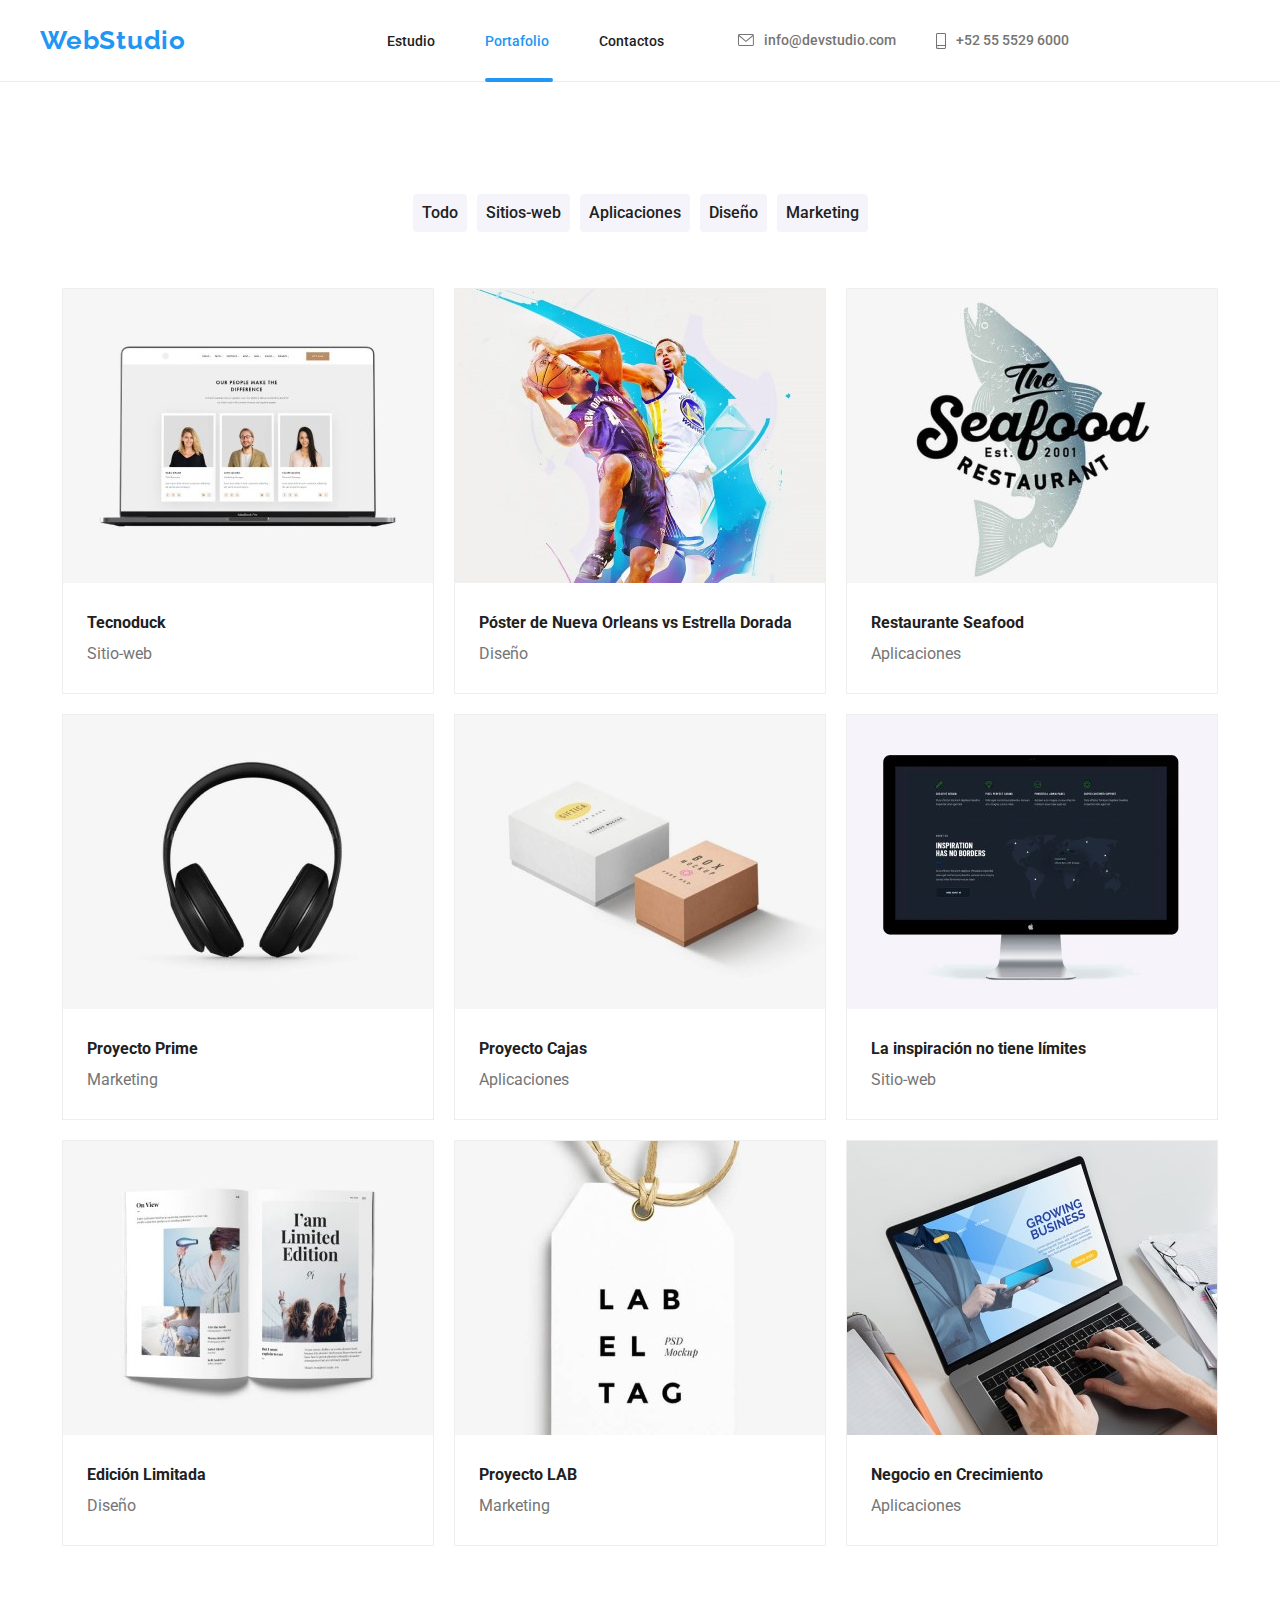
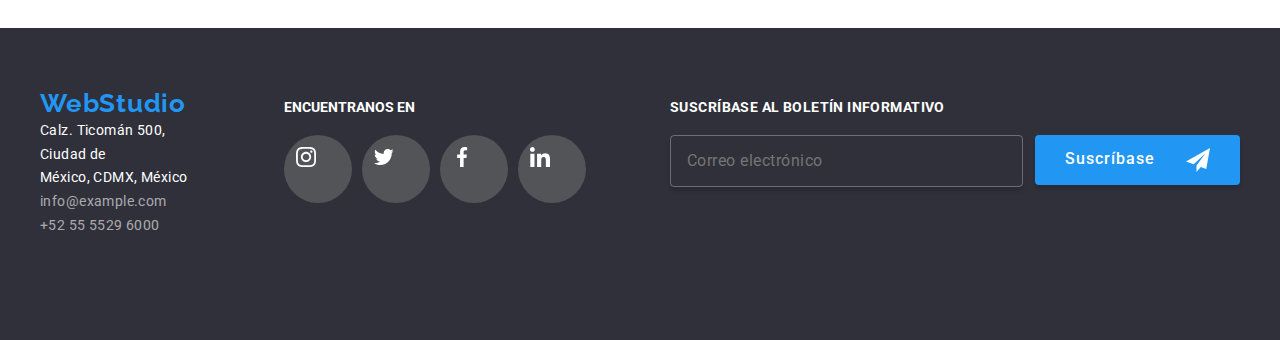
<file: portafolio.html>
<!DOCTYPE html>
<html lang="en">
<head>
    <meta charset="UTF-8">
    <meta http-equiv="X-UA-Compatible" content="IE=edge">
    <meta name="viewport" content="width=device-width, initial-scale=1.0">
    <title>WebStudio</title>
    <link rel="stylesheet" href="./css/main.min.css">
    <link rel="preconnect" href="https://fonts.googleapis.com">
    <link rel="preconnect" href="https://fonts.gstatic.com" crossorigin>
    <link href="https://fonts.googleapis.com/css2?family=Raleway:wght@700&family=Roboto:wght@400;500;700;900&display=swap" rel="stylesheet">

    <link rel="stylesheet" href="https://cdnjs.cloudflare.com/ajax/libs/modern-normalize/2.0.0/modern-normalize.css" integrity="sha512-gA2Bvu0/hw4oj0Lp8ZHjK+o3S4BE5m8d/wNVy6ktKLhHKPpWLQwv9ixzuWirWOakoJqlBdePq2NhoCaUOQ5npQ==" crossorigin="anonymous" referrerpolicy="no-referrer" />
</head>
<body>
    <header>
        <div class="container">            
            <div class="header">
                <a class="logo" href="#">WebStudio</a>
                <nav class="header__nav">                    
                    <ul class="header__options">
                        <li>
                            <a href="./index.html" class="header__link">Estudio</a>
                        </li>
                        <li>
                            <a href="./portafolio.html" class="header__link header__link--active">Portafolio</a>
                        </li>
                        <li>
                            <a href="#" class="header__link">Contactos</a>
                        </li>
                    </ul>             
                </nav>        
                <ul class="header__contact">
                    <li class="flex-list">                    
                        <a class="header__link-address" href="mailto:info@devstudio.com" target="_blank" rel="noopener noreferrer">
                            <svg class="header__icon-mail">
                            <use href="./img/icons.svg#icon-mail" ></use>
                            </svg> info@devstudio.com
                        </a>                    
                    </li>                
                    <li class="flex-list">
                        <a class="header__link-address" href="tel:+525555296000" target="_blank" rel="noopener noreferrer">
                            <svg class="header__icon-cellphone">
                            <use href="./img/icons.svg#icon-cellphone" ></use>
                            </svg> +52 55 5529 6000
                        </a>
                    </li>
                </ul>
                 <!-- Aqui va el boton para el menu despegable-->
                 <div class="menu">
                    <button
                      class="menu-toggle js-open-menu"
                      aria-expanded="false"
                      aria-controls="mobile-menu"
                    >
                      <svg
                        width="24"
                        height="24"
                        fill="currentColor"
                        viewBox="0 0 20 20"
                        xmlns="http://www.w3.org/2000/svg"
                      >
                        <path
                          fill-rule="evenodd"
                          d="M3 5a1 1 0 011-1h12a1 1 0 110 2H4a1 1 0 01-1-1zM3 10a1 1 0 011-1h12a1 1 0 110 2H4a1 1 0 01-1-1zM3 15a1 1 0 011-1h12a1 1 0 110 2H4a1 1 0 01-1-1z"
                          clip-rule="evenodd"
                        ></path>
                      </svg>
                    </button>
                    
                </div>
            </div>            
        </div>            
    </header>
    <main>
        <div class="container">
            <section>
                <ul class="main__bar">
                    <li><button type="button" class="main__button">Todo</button></li>
                    <li><button type="button" class="main__button"> Sitios-web</button></li>
                    <li><button type="button" class="main__button">Aplicaciones</button></li>
                    <li><button type="button" class="main__button">Diseño</button></li>
                    <li><button type="button" class="main__button">Marketing</button></li>
                </ul> 
            </section>
            <section>
                <ul class="briefcase">
                    <li class="card">
                        <img src="./img/portafolio/01.jpg" alt="" width= 370 height= 294>
                        <div class="card__hover">                            
                            <p class="card__text">Tecnoduck es una plataforma de distribución de coronavirus de última generación. Las compañías usan esta plataforma para el espionaje digital y los ataques a los servidores seguros de la competencia.</p>
                        </div>
                        <div class="card__title">
                            <h3 class="card__h3">Tecnoduck</h3>
                            <p class="card__p">Sitio-web</p>
                        </div>                        
                    </li>
                    <li class="card">
                        <img src="./img/portafolio/02.jpg" alt="" width= 370 height= 294>
                        <div class="card__hover">                            
                            <p class="card__text">Lorem, ipsum dolor sit amet consectetur adipisicing elit. Nulla, labore ea at quis eos ipsam hic excepturi, mollitia corporis earum beatae sequi ad ullam non, perferendis iste saepe consequatur eum.</p>
                        </div>
                        <div class="card__title">
                            <h3 class="card__h3">Póster de Nueva Orleans vs Estrella Dorada</h3>
                            <p class="card__p">Diseño</p>
                        </div>
                    </li>
                    <li class="card">
                        <img src="./img/portafolio/03.jpg" alt="" width= 370 height= 294>
                        <div class="card__hover">                            
                            <p class="card__text">Lorem, ipsum dolor sit amet consectetur adipisicing elit. Nulla, labore ea at quis eos ipsam hic excepturi, mollitia corporis earum beatae sequi ad ullam non, perferendis iste saepe consequatur eum.</p>
                        </div>
                        <div class="card__title">
                            <h3 class="card__h3">Restaurante Seafood</h3>
                            <p class="card__p">Aplicaciones</p>
                        </div>
                    </li>
                    <li class="card">
                        <img src="./img/portafolio/04.jpg" alt="" width= 370 height= 294>
                        <div class="card__hover">                            
                            <p class="card__text">Lorem, ipsum dolor sit amet consectetur adipisicing elit. Nulla, labore ea at quis eos ipsam hic excepturi, mollitia corporis earum beatae sequi ad ullam non, perferendis iste saepe consequatur eum.</p>
                        </div>
                        <div class="card__title">
                            <h3 class="card__h3">Proyecto Prime</h3>
                            <p class="card__p">Marketing</p>
                        </div>
                    </li>
                    <li class="card">
                        <img src="./img/portafolio/05.jpg" alt="" width= 370 height= 294>
                        <div class="card__hover">                            
                            <p class="card__text">Lorem, ipsum dolor sit amet consectetur adipisicing elit. Nulla, labore ea at quis eos ipsam hic excepturi, mollitia corporis earum beatae sequi ad ullam non, perferendis iste saepe consequatur eum.</p>
                        </div>
                        <div class="card__title">
                            <h3 class="card__h3">Proyecto Cajas</h3>
                            <p class="card__p">Aplicaciones</p>
                        </div>
                    </li>
                    <li class="card">
                        <img src="./img/portafolio/06.jpg" alt="" width= 370 height= 294>
                        <div class="card__hover">                            
                            <p class="card__text">Lorem, ipsum dolor sit amet consectetur adipisicing elit. Nulla, labore ea at quis eos ipsam hic excepturi, mollitia corporis earum beatae sequi ad ullam non, perferendis iste saepe consequatur eum.</p>
                        </div>
                        <div class="card__title">
                            <h3 class="card__h3">La inspiración no tiene límites</h3>
                            <p class="card__p">Sitio-web</p>
                        </div>
                    </li>
                    <li class="card">
                        <img src="./img/portafolio/07.jpg" alt="" width= 370 height= 294>
                        <div class="card__hover">                            
                            <p class="card__text">Lorem, ipsum dolor sit amet consectetur adipisicing elit. Nulla, labore ea at quis eos ipsam hic excepturi, mollitia corporis earum beatae sequi ad ullam non, perferendis iste saepe consequatur eum.</p>
                        </div>
                        <div class="card__title">
                            <h3 class="card__h3">Edición Limitada</h3>
                            <p class="card__p">Diseño</p>
                        </div>
                    </li>
                    <li class="card">
                        <img src="./img/portafolio/08.jpg" alt="" width= 370 height= 294>
                        <div class="card__hover">                            
                            <p class="card__text">Lorem, ipsum dolor sit amet consectetur adipisicing elit. Nulla, labore ea at quis eos ipsam hic excepturi, mollitia corporis earum beatae sequi ad ullam non, perferendis iste saepe consequatur eum.</p>
                        </div>
                        <div class="card__title">
                            <h3 class="card__h3">Proyecto LAB</h3>
                            <p class="card__p">Marketing</p>
                        </div>
                    </li>
                    <li class="card">
                        <img src="./img/portafolio/09.jpg" alt="" width= 370 height= 294>
                        <div class="card__hover">                            
                            <p class="card__text">Lorem, ipsum dolor sit amet consectetur adipisicing elit. Nulla, labore ea at quis eos ipsam hic excepturi, mollitia corporis earum beatae sequi ad ullam non, perferendis iste saepe consequatur eum.</p>
                        </div>
                        <div class="card__title">
                            <h3 class="card__h3">Negocio en Crecimiento</h3>
                            <p class="card__p">Aplicaciones</p>
                        </div>
                    </li>                
                </ul>                    
            </section>
        </div>       
    </main>
    <footer>
        <div class="container">
            <div class="footer">
                <div>
                    <a class="logo" href="#">WebStudio</a> 
                    <address>
                        <ul class="footer__address">
                            <li><a class="footer__map" href="enlace google map" target="_blank" rel="noopener noreferrer">Calz. Ticomán 500, Ciudad de <br>México, CDMX, México</li>                
                            <li><a class="footer__link" href="mailto:info@example.com"target="_blank" rel="noopener noreferrer">info@example.com</a></li>
                            <li><a class="footer__link" href="tel:+525555296000" target="_blank" rel="noopener noreferrer">+52 55 5529 6000</a></li>   
                        </ul>
                    </address> 
                </div>            
                <div class="footer__find-us">
                    <h2 class="footer__h2">ENCUENTRANOS EN</h2>
                    <div class="footer__order">
                        <div class="social-icon social-icon--footer">
                            <svg class="social-icon__svg social-icon__svg--footer">
                                <use href="./img/icons.svg#icon-instagram" ></use>
                            </svg>
                        </div>
                        <div class="social-icon social-icon--footer">
                            <svg class="social-icon__svg social-icon__svg--footer">
                                <use href="./img/icons.svg#icon-twitter" ></use>
                            </svg>
                        </div>
                        <div class="social-icon social-icon--footer">
                            <svg class="social-icon__svg social-icon__svg--footer">
                                <use href="./img/icons.svg#icon-facebook" ></use>
                            </svg>
                        </div>
                        <div class="social-icon social-icon--footer">
                            <svg class="social-icon__svg social-icon__svg--footer">
                                <use href="./img/icons.svg#icon-linkedin" ></use>
                            </svg>
                        </div>
                    </div>
                </div>
                <form action="" class="subs">
                    <p class="subs__p">Suscríbase al boletín informativo</p>
                    <div class="subs__form">
                      
                        <input class="subs__email" placeholder="Correo electrónico" type="email">
                     
                      <button class="button button--flex">Suscríbase
                        <span>
                          <svg class="subs__svg" width="24" height="24">
                            <use href="./img/icons.svg#icon-send"></use>
                          </svg>
                        </span>
                      </button>
                    </div>                    
                </form>              
            </div>
        </div>
    </footer> 
    <!-- Aqui estara el modal mobile -->
    <div class="menu-container js-menu-container" id="mobile-menu">
        <button class="menu-toggle js-close-menu">
          <svg
            fill="currentColor"
            viewBox="0 0 20 20"
            xmlns="http://www.w3.org/2000/svg"
            width="24"
            height="24"
          >
            <path
              fill-rule="evenodd"
              d="M4.293 4.293a1 1 0 011.414 0L10 8.586l4.293-4.293a1 1 0 111.414 1.414L11.414 10l4.293 4.293a1 1 0 01-1.414 1.414L10 11.414l-4.293 4.293a1 1 0 01-1.414-1.414L8.586 10 4.293 5.707a1 1 0 010-1.414z"
              clip-rule="evenodd"
            ></path>
          </svg>
        </button>
        <!-- Aqui se crea el menu del modal -->
        <div class="mobile">

            <nav class="mobile__nav">                    
                <ul class="mobile__options mobile-menu">
                    <li>
                        <a href="./index.html" class="mobile__link mobile__link--active">Estudio</a>
                    </li>
                    <li>
                        <a href="./portafolio.html" class="mobile__link">Portafolio</a>
                    </li>
                    <li>
                        <a href="#" class="mobile__link">Contactos</a>
                    </li>
                </ul>             
            </nav>        
            <ul class="mobile__contact">
                <li class="flex-list">                    
                    <a class="mobile__link-address" href="mailto:info@devstudio.com" target="_blank" rel="noopener noreferrer">
                        <svg class="mobile__icon-mail">
                        <use href="./img/icons.svg#icon-mail" ></use>
                        </svg> info@devstudio.com
                    </a>                    
                </li>                
                <li class="flex-list">
                    <a class="mobile__link-address" href="tel:+525555296000" target="_blank" rel="noopener noreferrer">
                        <svg class="mobile__icon-cellphone">
                        <use href="./img/icons.svg#icon-cellphone" ></use>
                        </svg> +52 55 5529 6000
                    </a>
                </li>
            </ul>
        </div>
        <!-- Finaliza el menu del modal -->
        <!-- <ul class="mobile-menu">
          <li><a href="" class="link">About</a></li>
          <li><a href="" class="link">Products</a></li>
          <li><a href="" class="link">Contacts</a></li>
          <li><a href="" class="link">Career</a></li>
        </ul> -->
      </div>   
    </div>  
    <script src="./mobile-menu.js"></script> 
</body>
</html>
</file>
<file: css/main.min.css>
* {
  list-style: none;
  margin: 0;
  padding: 0;
}

body {
  font-family: "Roboto", Arial, Helvetica, sans-serif;
  color: #212121;
  font-style: normal;
}

header {
  border-bottom: 1px solid #ececec;
}

footer {
  background-color: #2f303a;
}

.flex-list {
  display: flex;
  justify-content: space-between;
}

h2 {
  font-family: "Roboto";
  font-style: normal;
  font-weight: 700;
  font-size: 36px;
  line-height: 1.2;
  text-align: center;
  margin-bottom: 50px;
}

.container {
  max-width: 1200px;
  margin-left: auto;
  margin-right: auto;
}

.container-content {
  max-width: 1600px;
  margin-left: auto;
  margin-right: auto;
}

.button {
  font-family: "Roboto";
  font-weight: 500;
  font-size: 16px;
  height: 50px;
  width: 205px;
  line-height: 1.9;
  color: #ffffff;
  background-color: #2196F3;
  cursor: pointer;
  letter-spacing: 0.06em;
  box-shadow: 0px 4px 4px rgba(0, 0, 0, 0.15);
  border-radius: 4px;
  border: none;
}

.backdrop {
  position: fixed;
  top: 0;
  right: 0;
  width: 100%;
  height: 100%;
  background-color: rgba(17, 17, 17, 0.7411764706);
  display: flex;
  transition: opacity 300ms ease, visibility 300ms ease;
  opacity: 100%;
  pointer-events: auto;
}
.backdrop.is-hidden {
  visibility: hidden;
  opacity: 0;
  pointer-events: none;
}
.backdrop__name, .backdrop__tel, .backdrop__mail {
  position: absolute;
  width: 12px;
  height: 12px;
  left: 0;
  top: 11px;
  margin: 13px;
}
.backdrop__text {
  width: 100%;
  padding: 12px 45px;
  margin: 8px 0;
  box-sizing: border-box;
  border-radius: 5px;
  outline: none;
  border: 1px solid rgba(33, 33, 33, 0.2);
}
.backdrop__text:is(:hover, :focus) {
  border-color: #2196F3;
}
.backdrop__modal {
  width: 528px;
  height: 581px;
  background-color: #ffffff;
  margin: auto;
  border-radius: 6px;
  position: relative;
  box-shadow: 0px 2px 1px 0px rgba(0, 0, 0, 0.2), 0px 1px 1px 0px rgba(0, 0, 0, 0.14), 0px 1px 3px 0px rgba(0, 0, 0, 0.12);
}
.backdrop__close {
  position: absolute;
  right: 0;
  margin: 8px 8px 0 0;
  cursor: pointer;
  border-radius: 50%;
  background-color: #ffffff;
  border-color: rgba(0, 0, 0, 0.1019607843);
  width: 30px;
  height: 30px;
}
.backdrop__icon-close {
  width: 11px;
  height: 11px;
}
.backdrop:is(:hover, :focus) .backdrop__icon-close {
  fill: #2196F3;
}

.button--center {
  text-align: center;
}

@media screen and (min-width: 481px) and (max-width: 768px) {
  .backdrop__modal {
    width: 56vw;
  }
  .backdrop__text {
    padding: 6px 45px;
  }
  .backdrop__name, .backdrop__mail, .backdrop__tel {
    top: 5px;
  }
}
@media screen and (min-width: 0px) and (max-width: 480px) {
  .backdrop__modal {
    width: 90vw;
  }
  .backdrop__text {
    padding: 6px 45px;
  }
  .backdrop__name, .backdrop__mail, .backdrop__tel {
    top: 5px;
  }
  .backdrop__form-container {
    padding: 1% 2%;
  }
}
.menu-toggle {
  min-height: 40px;
  min-width: 40px;
  display: flex;
  align-items: center;
  justify-content: center;
  margin: 0;
  padding: 0;
  background-color: transparent;
  cursor: pointer;
  border: none;
  border-radius: 50%;
  outline: none;
}

.menu-toggle:hover,
.menu-toggle:focus {
  background-color: rgba(0, 0, 0, 0.1);
}

.menu-container {
  position: fixed;
  top: 0;
  left: 0;
  width: 100vw;
  height: 100vh;
  padding: 13% 8%;
  background-color: #ffffff;
  z-index: 999;
  transform: translateX(110%);
  transition: transform 250ms ease-in-out;
}

.menu-container.is-open {
  transform: translateX(0);
}

.menu-container .menu-toggle {
  position: absolute;
  top: 16px;
  right: 16px;
  color: #fff;
}

@media (min-width: 481px) {
  .menu-container,
  .menu-toggle {
    display: none;
  }
}
@media screen and (min-width: 0px) and (max-width: 480px) {
  .mobile {
    display: flex;
    flex-direction: column;
    gap: 150px;
  }
  .mobile__options {
    display: flex;
    flex-direction: column;
    gap: 26px;
  }
  .mobile__contact {
    display: flex;
    flex-direction: column;
    gap: 22px;
  }
  .mobile__link-address1 {
    font-family: "Roboto";
    font-weight: 500;
    font-size: 34px;
    line-height: 1.1;
    color: #2196F3;
    text-decoration: none;
  }
  .mobile__link-address2 {
    font-family: "Roboto";
    font-weight: 500;
    font-size: 24px;
    line-height: 1.1;
    color: #757575;
    text-decoration: none;
  }
  .mobile__link {
    font-family: "Roboto";
    font-weight: 500;
    font-size: 40px;
    line-height: 1.1;
    color: #212121;
    text-decoration: none;
    position: relative;
    transition: color 0.3s ease;
  }
  .mobile__link:is(:hover, :focus) {
    color: #2196F3;
  }
  .mobile__link--active {
    color: #2196F3;
  }
  .mobile__contact .mobile__link-address:is(:hover, :focus) {
    color: #2196F3;
  }
  .social__bar {
    display: flex;
    gap: 10px;
    margin-top: 70px;
  }
  .social .social__a {
    font-family: "Roboto";
    font-weight: 500;
    font-size: 18px;
    color: #2196F3;
    cursor: pointer;
    padding-right: 8px;
    border-radius: 4px;
    border: none;
    text-decoration: none;
    position: relative;
  }
  .social .social__a::after {
    content: "";
    position: absolute;
    height: 100%;
    width: 1px;
    background-color: #AFB1B8;
    top: 0;
    right: -2px;
  }
  .social .social__a--after::after {
    opacity: 0;
  }
}
.visually-hidden {
  position: absolute !important;
  clip: rect(1px 1px 1px 1px);
  padding: 0 !important;
  border: 0 !important;
  height: 0px !important;
  width: 0px !important;
  overflow: hidden;
}

.checkbox {
  display: flex;
}
.checkbox__label {
  display: flex;
  align-items: center;
  font-weight: normal;
  font-size: 14px;
  line-height: 1.71;
  letter-spacing: 0.03em;
  color: #757575;
}
.checkbox__label::before {
  content: "";
  display: flex;
  justify-content: center;
  align-items: center;
  width: 20px;
  height: 15px;
  border: 1px solid #212121;
  border-radius: 2px;
  cursor: pointer;
  margin-right: 9px;
  margin-bottom: 20px;
}
.checkbox__input:checked + .checkbox__label::before {
  content: url(../img/iconcheck.svg);
  border-color: #2196F3;
  background-color: #2196F3;
}

.visually-hidden {
  position: absolute !important;
  clip: rect(1px 1px 1px 1px);
  padding: 0 !important;
  border: 0 !important;
  height: 0px !important;
  width: 0px !important;
  overflow: hidden;
}

.backdrop__form-container {
  padding: 40px;
}

.backdrop__h2 {
  font-size: 20px;
  margin-bottom: 12px;
}

.backdrop__label {
  color: #757575;
  font-size: 14px;
}

.backdrop__form {
  position: relative;
}
.backdrop__form:is(:hover, :focus-within) .backdrop__icon-hover {
  fill: #2196F3;
  outline: none;
}

.backdrop__textarea {
  width: 100%;
  padding: 12px 45px;
  margin: 8px 0;
  box-sizing: border-box;
  border-radius: 5px;
  outline: none;
  border: 1px solid rgba(33, 33, 33, 0.2);
}
.backdrop__textarea:is(:hover, :focus) {
  border-color: #2196F3;
}

.backdrop__textarea {
  color: #757575 50%;
  font-size: 12px;
  height: 120px;
  padding: 12px 16px;
}

.backdrop__tel {
  width: 13px;
  height: 13px;
}

.backdrop__mail {
  width: 15px;
  height: 15px;
}

@media screen and (min-width: 0px) and (max-width: 480px) {
  .backdrop__form-container {
    padding: 5% 7%;
  }
}
.logo {
  height: 31px;
  font-family: "Raleway";
  font-weight: 700;
  font-size: 26px;
  line-height: 1.2;
  color: #2196F3;
  text-decoration: none;
  letter-spacing: 0.03em;
}

.social-icon {
  width: 44px;
  height: 44px;
  padding: 12px;
  border-radius: 100%;
  background-color: #ffffff;
}
.social-icon__svg {
  width: 20px;
  height: 20px;
  fill: #AFB1B8;
}
.social-icon:hover {
  background-color: #2196F3;
}
.social-icon:hover .social-icon__svg {
  fill: #ffffff;
}
.social-icon--footer {
  background-color: #535458;
}
.social-icon__svg--footer {
  fill: #ffffff;
}

.subs__p {
  color: #FFF;
  font-family: Roboto;
  font-size: 14px;
  font-style: normal;
  font-weight: 700;
  line-height: normal;
  letter-spacing: 0.42px;
  text-transform: uppercase;
}

.subs__form {
  display: flex;
  gap: 12px;
  margin-top: 20px;
}

.subs__email {
  color: rgba(255, 255, 255, 0.6);
  font-family: Roboto;
  font-size: 16px;
  font-style: normal;
  font-weight: 400;
  line-height: 20px; /* 125% */
  letter-spacing: 0.48px;
  outline: none;
  width: 335px;
  height: 50px;
  padding-left: 16px;
  border-radius: 4px;
  border: 1px solid rgba(255, 255, 255, 0.3);
  background: rgba(33, 150, 243, 0);
  box-shadow: 0px 4px 4px 0px rgba(0, 0, 0, 0.15);
}
.subs__email:is(:hover, :focus) {
  border-color: #2196F3;
}

.button--flex {
  display: flex;
  justify-content: space-evenly;
  align-items: center;
}

.subs__svg {
  display: flex;
}

.header {
  display: flex;
  align-items: center;
  justify-content: space-between;
  padding: 25px 0;
}
.header__nav {
  display: flex;
  align-items: center;
  justify-content: space-between;
  margin-left: 8%;
}
.header__options, .header__contact {
  display: flex;
  align-items: center;
  justify-content: space-between;
  margin-right: 8%;
  position: relative;
}
.header__link-address {
  display: flex;
  align-items: center;
  font-family: "Roboto";
  font-weight: 500;
  font-size: 14px;
  line-height: 1.1;
  color: #757575;
  text-decoration: none;
  margin: 0px 20px;
  gap: 10px;
}
.header__link {
  font-family: "Roboto";
  font-weight: 500;
  font-size: 14px;
  line-height: 1.1;
  color: #212121;
  text-decoration: none;
  margin-left: 50px;
  position: relative;
  transition: color 0.3s ease;
}
.header__link:is(:hover, :focus) {
  color: #2196F3;
}
.header__link::after {
  position: absolute;
  border-radius: 10px;
  content: "";
  left: 0;
  bottom: -33px;
  width: 100%;
  border: 2px solid #2196F3;
  opacity: 0;
  transition: opacity 400ms cubic-bezier(0.4, 0, 0.2, 1);
}
.header__link:hover::after {
  opacity: 1;
}
.header__link--active {
  color: #2196F3;
}
.header__link--active::after {
  position: absolute;
  border-radius: 10px;
  content: "";
  left: 0;
  bottom: -33px;
  width: 100%;
  border: 2px solid #2196F3;
  opacity: 1;
}
.header__contact .header__icon-mail {
  width: 16px;
  height: 12px;
  fill: #757575;
}
.header__contact .header__icon-cellphone {
  width: 10px;
  height: 16px;
  fill: #757575;
}
.header__contact .header__link-address:is(:hover, :focus) {
  color: #2196F3;
}
.header__contact .header__link-address:is(:hover, :focus) .header__icon-mail {
  fill: #2196F3;
}
.header__contact .header__link-address:is(:hover, :focus) .header__icon-cellphone {
  fill: #2196F3;
}

@media screen and (min-width: 481px) and (max-width: 768px) {
  .header {
    gap: 5%;
    margin-left: 2%;
  }
  .header__contact {
    flex-wrap: wrap;
    gap: 10px;
  }
  .header__link-address {
    font-size: 12px;
  }
  .header__nav {
    margin-left: 0%;
  }
  .header__link::after {
    bottom: -37px;
  }
}
@media screen and (min-width: 0px) and (max-width: 480px) {
  .header {
    margin-left: 2%;
  }
  .header__contact {
    display: none;
  }
  .header__link-address {
    font-size: 12px;
  }
  .header__nav {
    display: none;
  }
  .header__link::after {
    bottom: -37px;
  }
}
/* section-cero */
.main__action {
  background-color: rgba(47, 48, 58, 0.4);
  width: 100%;
  height: 600px;
  display: flex;
  justify-content: center;
  align-items: center;
  flex-direction: column;
  text-align: center;
  background-image: url("../img/backgroundGroup.jpg");
  background-position: center;
  background-position-x: 15%;
  background-size: cover;
  opacity: 0.9;
  background-blend-mode: color-burn;
}
.main__action-title {
  font-family: "Roboto";
  font-weight: 900;
  font-size: 44px;
  line-height: 1.3;
  color: white;
  margin-bottom: 30px;
}

/* section-one */
.cards-one {
  display: flex;
  justify-content: space-between;
  margin-top: 95px;
  margin-bottom: 95px;
  gap: 30px;
  flex-wrap: wrap;
}
.cards-one__icon {
  background-color: #f5f4fa;
  width: 270px;
  height: 120px;
  border-radius: 4px;
}
.cards-one__svg {
  width: 70px;
  height: 70px;
  margin: 25px 100px;
}
.cards-one__list {
  flex-basis: 20%;
}
.cards-one__h3 {
  font-family: "Roboto";
  font-weight: 700;
  font-size: 14px;
  line-height: 1.1;
  padding-top: 30px;
  padding-bottom: 10px;
}
.cards-one__p {
  font-family: "Roboto";
  font-weight: 400;
  font-size: 14px;
  line-height: 1.7;
  color: #757575;
}

/* section-two */
.cards-two {
  display: flex;
  align-items: center;
  justify-content: space-between;
  padding: 10px;
  flex-wrap: wrap;
}
.cards-two__img {
  position: relative;
  width: 370px;
}
.cards-two__title {
  position: absolute;
  padding: 27px;
  width: 100%;
  background-color: rgba(47, 48, 58, 0.8);
  font-size: 14px;
  font-weight: 700;
  color: #ffffff;
  bottom: 4px;
  display: flex;
  justify-content: center;
  align-items: center;
}
.cards-two__text {
  justify-content: center;
  text-align: center;
  letter-spacing: 0.03em;
}

/* section-three */
.cards-three {
  background-color: #f5f4fa;
  display: flex;
  flex-direction: column;
  padding: 94px 0px;
  margin-top: 94px;
}
.cards-three__container {
  display: flex;
  justify-content: space-between;
  width: 1200px;
  width: auto;
  gap: 15px;
}
.cards-three__img {
  width: 100%;
}
.cards-three__list {
  width: 46vw;
  text-align: center;
  display: flex;
  flex-direction: column;
  align-items: center;
  justify-content: space-between;
  background: #ffffff;
  box-shadow: 0px 1px 3px rgba(0, 0, 0, 0.12), 0px 1px 1px rgba(0, 0, 0, 0.14), 0px 2px 1px rgba(0, 0, 0, 0.2);
  border-radius: 0px 0px 4px 4px;
}
.cards-three__presentation {
  padding: 30px 0px;
  display: flex;
  gap: 10px;
  flex-direction: column;
}
.cards-three__h3 {
  font-family: "Roboto";
  font-weight: 500;
  font-size: 16px;
  line-height: 1.2;
}
.cards-three__p {
  font-family: "Roboto";
  font-weight: 400;
  font-size: 16px;
  line-height: 1.2;
  color: #757575;
}

/* section-four */
.flex-list-cus {
  display: flex;
  justify-content: space-between;
}

.customers {
  padding-bottom: 151px;
  padding-top: 59px;
}
.customers__container {
  border: 1px #AFB1B8 solid;
  border-radius: 4px;
  width: 170px;
  height: 81px;
  padding: 17px 41px;
}
.customers__container:hover {
  border-color: #2196F3;
}
.customers__container:hover .customers__icon {
  fill: #2196F3;
}
.customers__icon {
  width: 100%;
  height: 100%;
  fill: #AFB1B8;
}

/* Estilos del portafolio */
.main__bar {
  display: flex;
  justify-content: center;
  gap: 10px;
  margin-top: 112px;
}
.main__bar .main__button:is(:hover, :focus) {
  background-color: #2196F3;
  color: #ffffff;
}
.main__bar .main__button {
  font-family: "Roboto";
  font-weight: 500;
  font-size: 16px;
  line-height: 1.6;
  background-color: #f5f4fa;
  color: #212121;
  cursor: pointer;
  padding: 6px 9px;
  border-radius: 4px;
  border: none;
}

.briefcase {
  display: flex;
  flex-wrap: wrap;
  gap: 20px;
  justify-content: center;
  margin-top: 56px;
  margin-bottom: 82px;
}
.briefcase .card {
  position: relative;
  cursor: pointer;
  overflow: hidden;
  width: 370px;
  height: 404px;
  background: #ffffff;
  border: 1px solid #eeeeee;
}
.briefcase .card__hover {
  position: absolute;
  background-color: #2196F3;
  opacity: 0.8;
  top: 300px;
  bottom: 0;
  transition: top 250ms cubic-bezier(0.4, 0, 0.2, 1);
}
.briefcase .card:hover .card__hover {
  top: 0px;
}
.briefcase .card__text {
  color: #ffffff;
  letter-spacing: 0.03em;
  padding: 63px 24px;
}
.briefcase .card__title {
  background-color: #ffffff;
  width: 100%;
  height: 100%;
  position: absolute;
  padding: 20px 24px;
}
.briefcase .card:is(:hover, :focus) {
  box-shadow: 0px 1px 1px rgba(0, 0, 0, 0.12), 0px 4px 4px rgba(0, 0, 0, 0.06), 1px 4px 6px rgba(0, 0, 0, 0.16);
}
.briefcase .card__h3 {
  font-weight: 700;
  font-size: 16px;
  line-height: 2;
  color: #212121;
}
.briefcase .card__p {
  font-family: "Roboto";
  font-weight: 400;
  font-size: 16px;
  line-height: 1.9;
  color: #757575;
}

@media screen and (min-width: 481px) and (max-width: 768px) {
  .main__action {
    height: 400px;
  }
  .cards-one {
    flex-wrap: wrap;
    justify-content: space-between;
    padding: 0% 3%;
  }
  .cards-one__icon {
    width: 43vw;
    height: 120px;
    display: flex;
    justify-content: center;
    align-items: center;
  }
  .card2-hidden {
    display: none;
  }
  .cards-three__container {
    flex-wrap: wrap;
    justify-content: space-between;
    width: auto;
    gap: 14px;
    padding: 0% 3%;
  }
  .cards-three__img {
    width: 100%;
  }
  .cards-three__list {
    width: 46vw;
  }
  .flex-list-cus {
    display: flex;
    gap: 25px;
    flex-wrap: wrap;
    padding: 0% 3%;
  }
  .customers {
    padding-bottom: 10%;
    padding-top: 10%;
  }
  .customers__container {
    width: 29vw;
  }
}
@media screen and (min-width: 0px) and (max-width: 480px) {
  h2 {
    font-size: 28px;
  }
  .main__action {
    height: 400px;
    background-image: url(../img/backgroundGroup-mobile.jpg);
  }
  .main__action-title {
    font-size: 26px;
  }
  .cards-one {
    justify-content: center;
    flex-wrap: wrap;
    padding: 0% 3%;
  }
  .cards-one__icon {
    width: 90vw;
    height: 120px;
    display: flex;
    justify-content: center;
    align-items: center;
  }
  .cards-one__h3 {
    text-align: center;
  }
  .card2-hidden {
    display: none;
  }
  .cards-three__container {
    flex-wrap: wrap;
    justify-content: center;
    width: auto;
    gap: 14px;
    padding: 0% 3%;
  }
  .cards-three__img {
    width: 100%;
  }
  .cards-three__list {
    width: 90vw;
  }
  .flex-list-cus {
    display: flex;
    gap: 25px;
    flex-wrap: wrap;
    padding: 0% 3%;
  }
  .customers {
    padding-bottom: 10%;
    padding-top: 10%;
  }
  .customers__container {
    width: 43vw;
    height: 89px;
    padding: 0;
    display: flex;
    justify-content: center;
    align-items: center;
  }
  .customers__icon {
    width: 55%;
    height: 55%;
  }
}
.cont-flex {
  display: flex;
  justify-content: center;
  align-items: baseline;
  gap: 10%;
  flex-wrap: wrap;
}

.footer {
  background-color: #2f303a;
  height: 252px;
  display: flex;
  gap: 7%;
  justify-content: center;
  align-items: baseline;
  padding-top: 60px;
}
.footer__map {
  font-family: "Roboto";
  font-weight: 400;
  font-size: 14px;
  line-height: 1.7;
  gap: 7%;
  color: #ffffff;
  text-decoration: none;
  font-style: normal;
  letter-spacing: 0.03em;
}
.footer__link {
  font-family: "Roboto";
  font-weight: 400;
  font-size: 14px;
  line-height: 1.7;
  color: rgba(255, 255, 255, 0.6);
  text-decoration: none;
  font-style: normal;
  letter-spacing: 0.03em;
}
.footer__find-us {
  display: flex;
  flex-direction: column;
  align-items: flex-start;
}
.footer__h2 {
  color: #ffffff;
  font-size: 14px;
  font-weight: 700;
  margin-bottom: 20px;
}
.footer__order {
  display: flex;
  font-size: 14px;
  font-weight: 700;
  gap: 10px;
}

@media screen and (min-width: 481px) and (max-width: 768px) {
  .cont-flex {
    flex-wrap: wrap;
    padding-bottom: 5%;
  }
  .footer {
    height: 36vw;
    gap: 53%;
  }
  .footer__logo {
    display: flex;
    flex-direction: column;
    align-items: center;
    gap: 20px;
  }
  .footer__find-us {
    align-items: center;
  }
  .footer__address {
    display: flex;
    align-items: center;
    flex-direction: column;
  }
  .footer__map {
    display: flex;
    align-items: center;
    flex-direction: column;
  }
  .subs {
    display: flex;
    flex-direction: column;
    align-items: center;
  }
  .subs__form {
    flex-direction: column;
    align-items: center;
  }
}
@media screen and (min-width: 0px) and (max-width: 480px) {
  .cont-flex {
    flex-wrap: wrap;
    padding-bottom: 15%;
    padding-top: 21vw;
    gap: 154px;
  }
  .footer {
    height: 36vw;
    gap: 53%;
    flex-direction: column;
  }
  .footer__logo {
    display: flex;
    flex-direction: column;
    align-items: center;
    gap: 20px;
  }
  .footer__find-us {
    align-items: center;
  }
  .footer__address {
    display: flex;
    align-items: center;
    flex-direction: column;
  }
  .footer__map {
    display: flex;
    align-items: center;
    flex-direction: column;
  }
  .subs {
    display: flex;
    flex-direction: column;
    align-items: center;
  }
  .subs__form {
    flex-direction: column;
    align-items: center;
    gap: 20px;
  }
  .subs__email {
    width: 90vw;
  }
}
</file>
